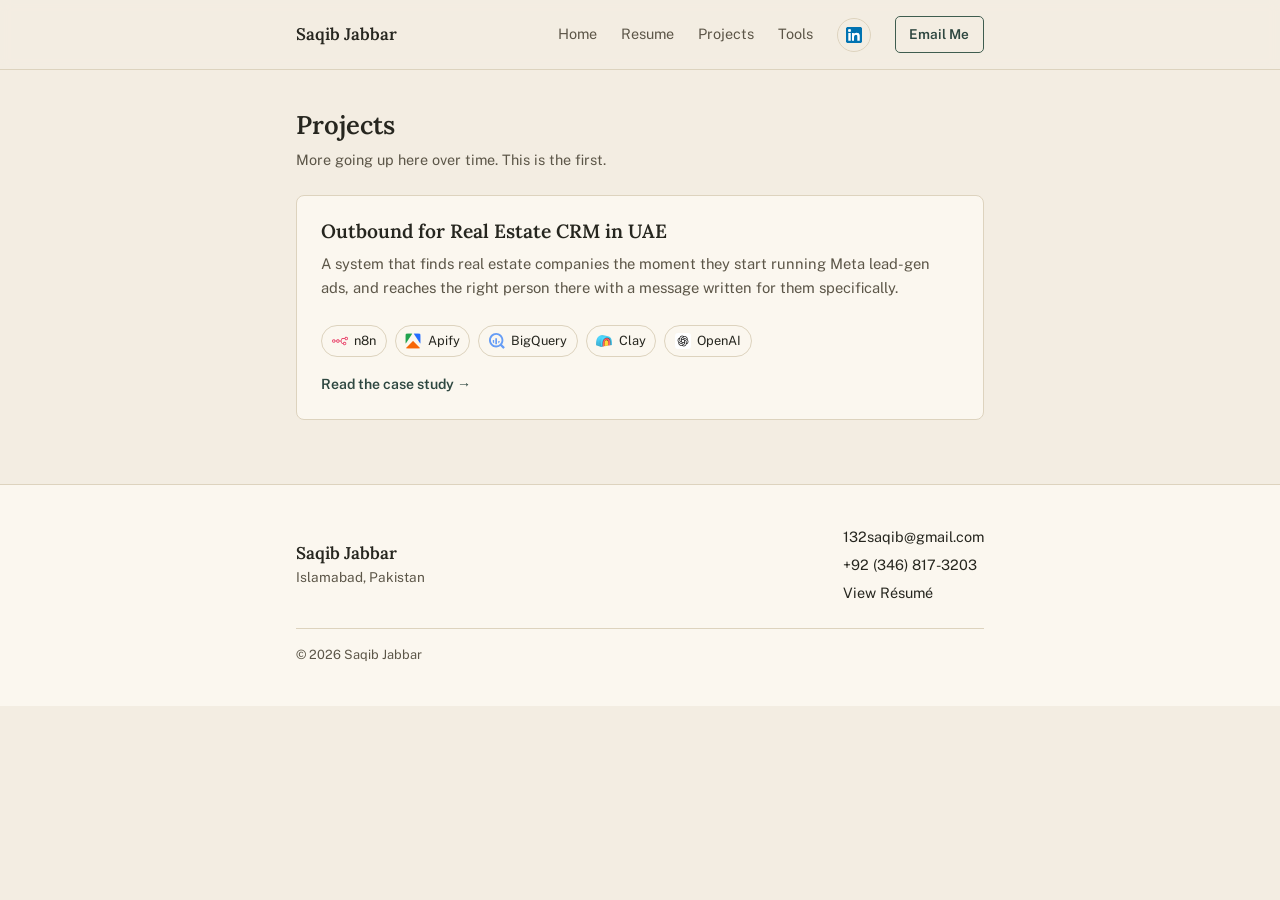
<file: projects/index.html>
<!doctype html>
<html lang="en">
<head>
<meta charset="UTF-8" />
<meta name="viewport" content="width=device-width, initial-scale=1.0" />
<title>Projects | Saqib Jabbar</title>
<meta name="description" content="Projects by Saqib Jabbar, coming soon." />
<link rel="icon" href="/assets/favicon.svg" type="image/svg+xml" />
<link rel="preconnect" href="https://fonts.googleapis.com" />
<link rel="preconnect" href="https://fonts.gstatic.com" crossorigin />
<link href="https://fonts.googleapis.com/css2?family=Lora:ital,wght@0,500;0,600;0,700;1,500&family=Public+Sans:wght@400;500;600;700&display=swap" rel="stylesheet" />
<link rel="stylesheet" href="/css/styles.css" />
</head>
<body>

<header class="site-header">
  <div class="wrap site-header__inner">
    <a href="/" class="wordmark">Saqib Jabbar</a>
    <nav class="nav" aria-label="Primary">
      <a href="/">Home</a>
      <a href="/resume/">Resume</a>
      <a href="/projects/" aria-current="page">Projects</a>
      <a href="/tools/">Tools</a>
    </nav>
    <a class="icon-btn" href="https://www.linkedin.com/in/saqib-jabbar-b4a64921/" target="_blank" rel="noopener" aria-label="LinkedIn profile">
      <img src="/assets/linkedin.png" alt="" />
    </a>
    <a class="btn btn--ghost btn--small" href="mailto:132saqib@gmail.com">Email Me</a>
  </div>
</header>

<main>
  <section class="section wrap">
    <h2 class="section__heading">Projects</h2>
    <p class="section__hint">More going up here over time. This is the first.</p>

    <div class="project-card">
      <h3>Outbound for Real Estate CRM in UAE</h3>
      <p>A system that finds real estate companies the moment they start running Meta lead-gen ads,
      and reaches the right person there with a message written for them specifically.</p>
      <div class="tool-icons">
        <span class="tool-icon"><img src="/assets/tools/n8n.svg" alt="" /> n8n</span>
        <span class="tool-icon"><img src="/assets/tools/apify.png" alt="" /> Apify</span>
        <span class="tool-icon"><img src="/assets/tools/bigquery.svg" alt="" /> BigQuery</span>
        <span class="tool-icon"><img src="/assets/tools/clay.png" alt="" /> Clay</span>
        <span class="tool-icon"><img src="/assets/tools/openai.png" alt="" /> OpenAI</span>
      </div>
      <a class="project-link" href="/projects/ai-outbound-pipeline/">Read the case study &rarr;</a>
    </div>
  </section>
</main>

<footer id="contact" class="site-footer">
  <div class="wrap site-footer__inner">
    <div>
      <p class="site-footer__name">Saqib Jabbar</p>
      <p class="site-footer__location">Islamabad, Pakistan</p>
    </div>
    <div class="site-footer__contact">
      <a href="mailto:132saqib@gmail.com">132saqib@gmail.com</a>
      <a href="tel:+923468173203">+92 (346) 817-3203</a>
      <a href="/resume/">View Résumé</a>
    </div>
    <p class="site-footer__copy">&copy; <span id="year"></span> Saqib Jabbar</p>
  </div>
</footer>

<script src="/js/main.js"></script>
</body>
</html>
</file>
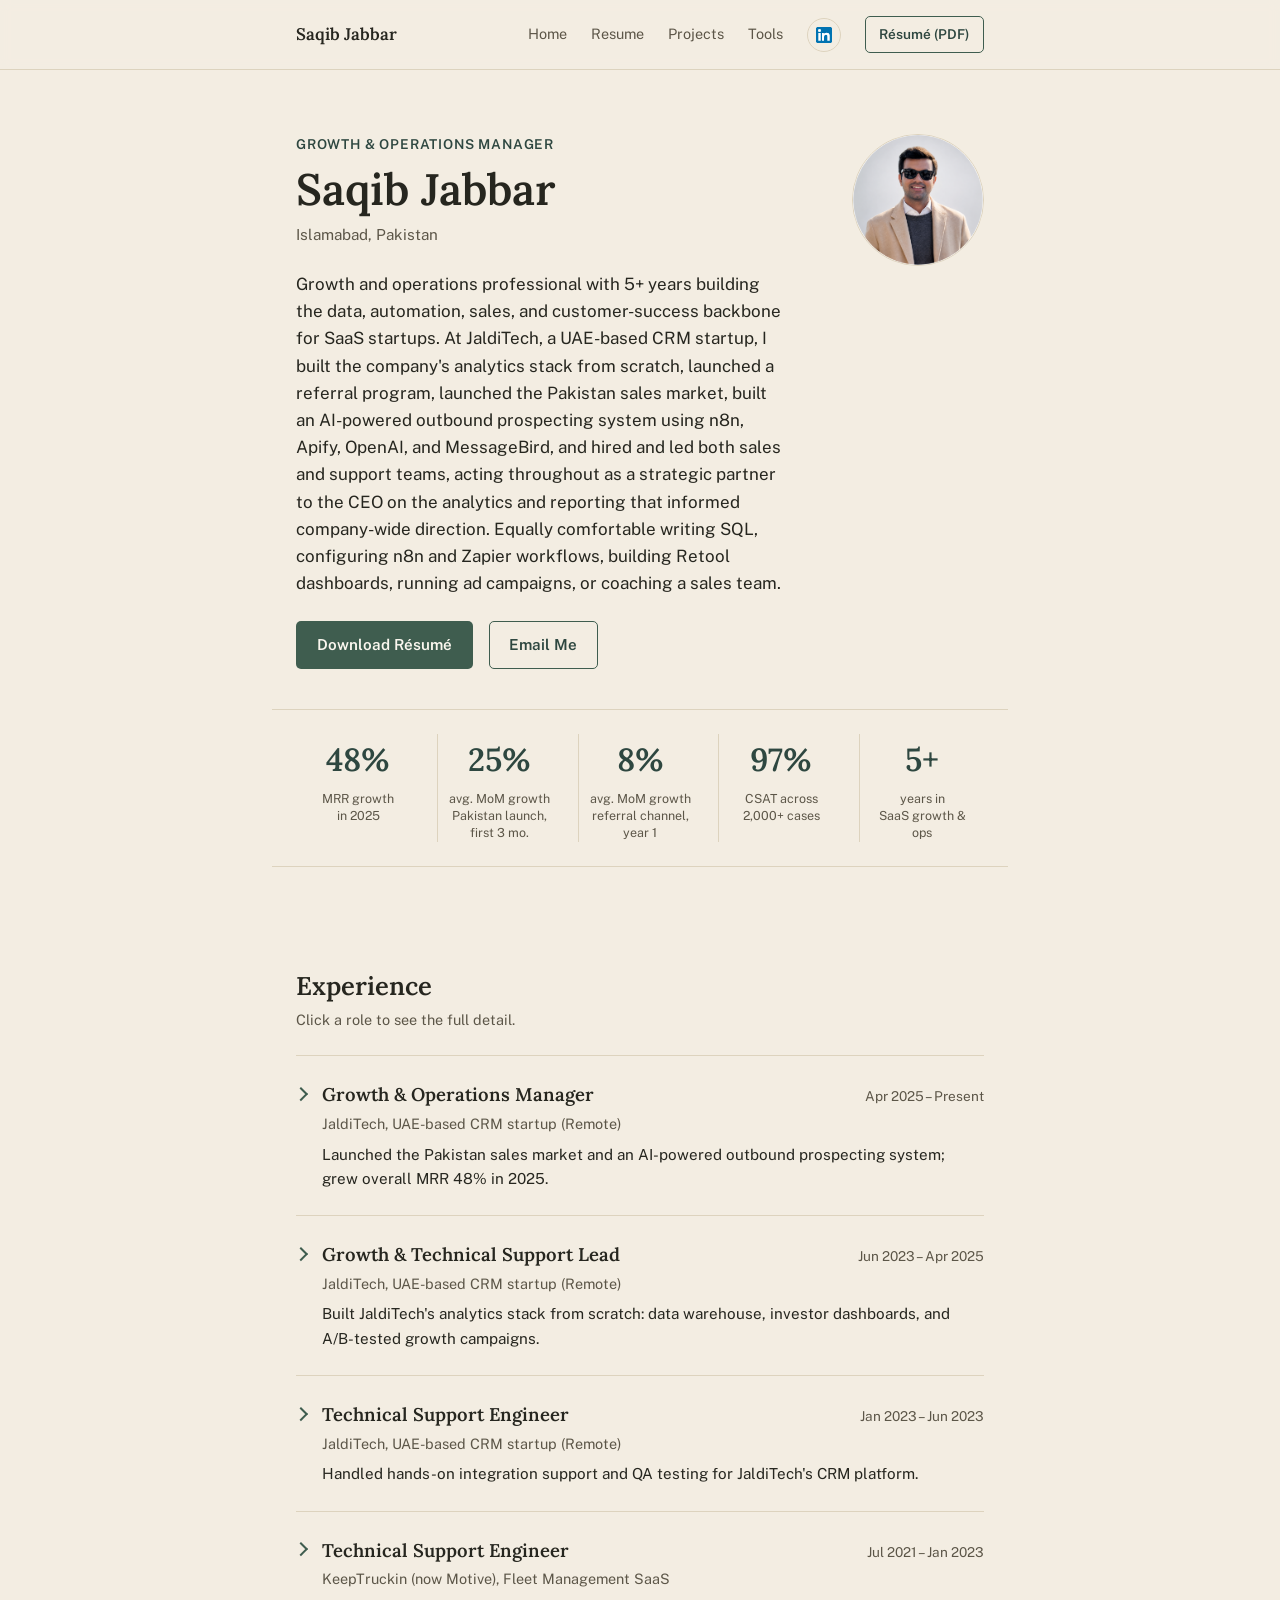
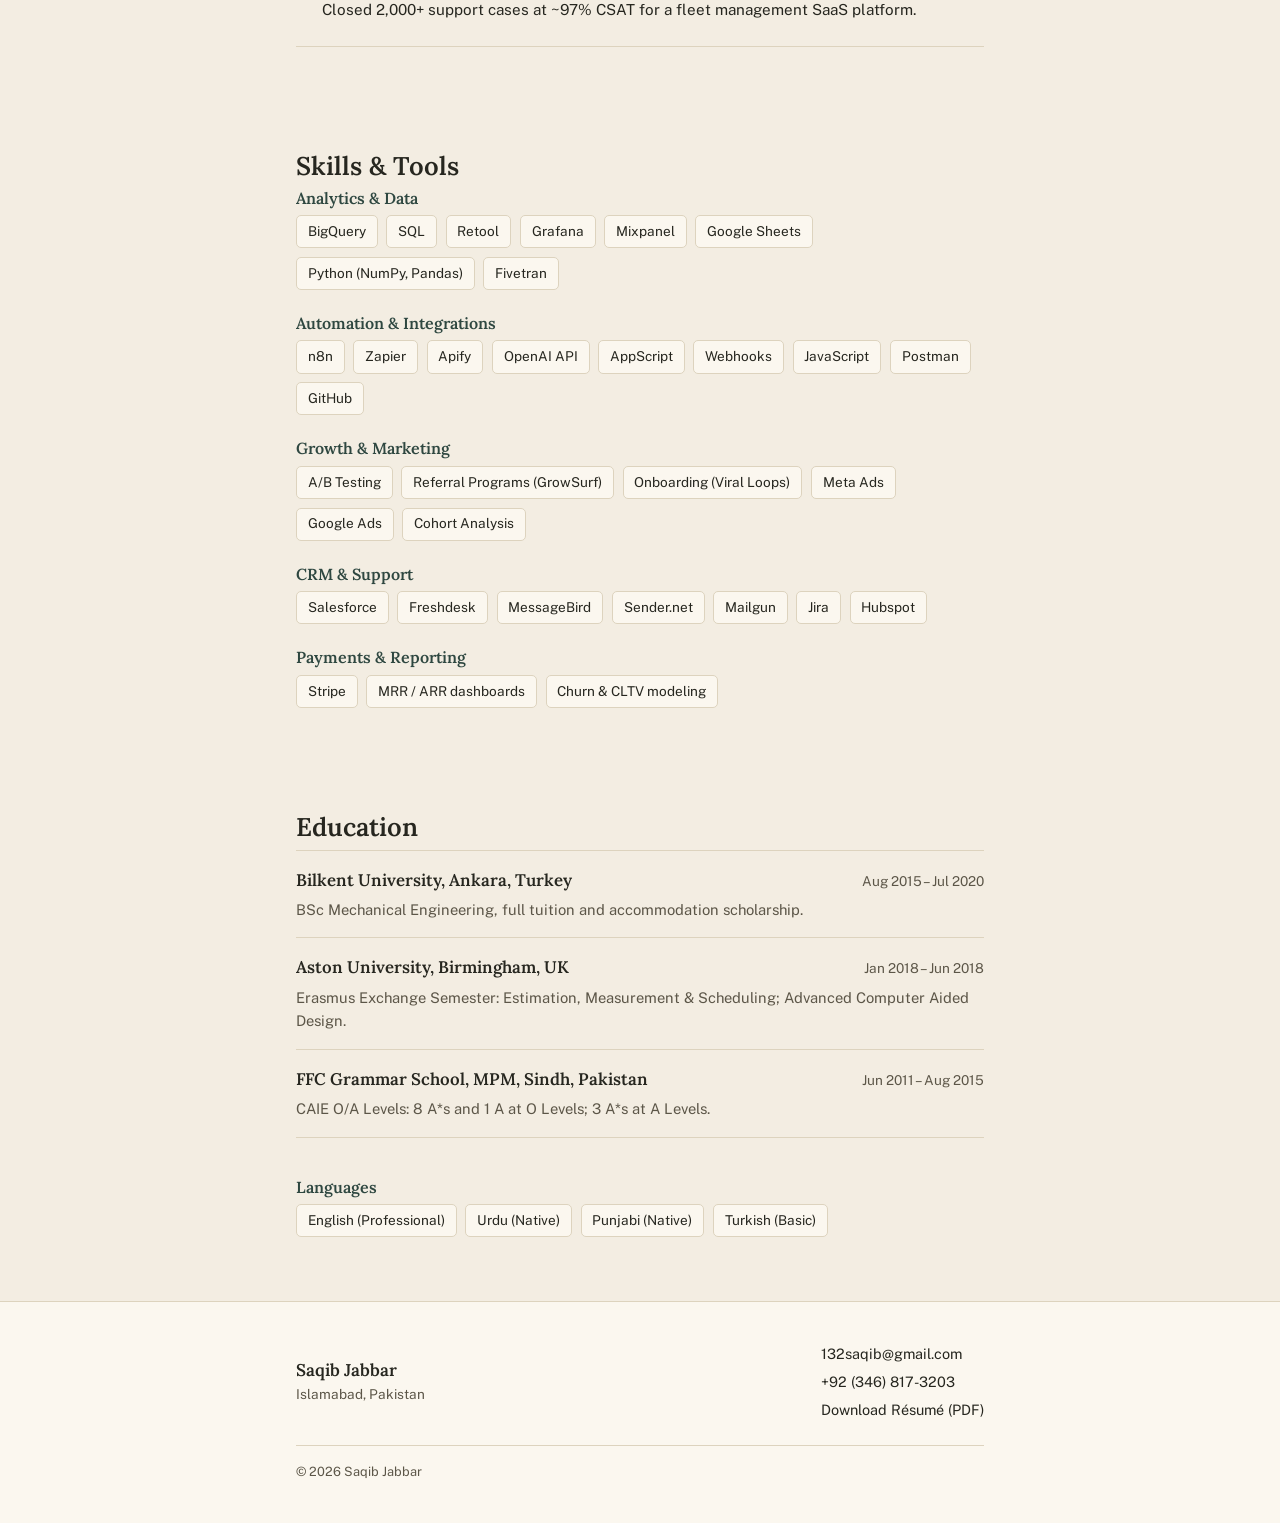
<file: resume/index.html>
<!doctype html>
<html lang="en">
<head>
<meta charset="UTF-8" />
<meta name="viewport" content="width=device-width, initial-scale=1.0" />
<title>Saqib Jabbar | Growth &amp; Operations Manager</title>
<meta name="description" content="Saqib Jabbar, Growth &amp; Operations professional building data, automation, sales, and customer-success systems for SaaS startups." />
<link rel="icon" href="/assets/favicon.svg" type="image/svg+xml" />
<link rel="preconnect" href="https://fonts.googleapis.com" />
<link rel="preconnect" href="https://fonts.gstatic.com" crossorigin />
<link href="https://fonts.googleapis.com/css2?family=Lora:ital,wght@0,500;0,600;0,700;1,500&family=Public+Sans:wght@400;500;600;700&display=swap" rel="stylesheet" />
<link rel="stylesheet" href="/css/styles.css" />
</head>
<body>

<header class="site-header">
  <div class="wrap site-header__inner">
    <a href="/" class="wordmark">Saqib Jabbar</a>
    <nav class="nav" aria-label="Primary">
      <a href="/">Home</a>
      <a href="/resume/" aria-current="page">Resume</a>
      <a href="/projects/">Projects</a>
      <a href="/tools/">Tools</a>
    </nav>
    <a class="icon-btn" href="https://www.linkedin.com/in/saqib-jabbar-b4a64921/" target="_blank" rel="noopener" aria-label="LinkedIn profile">
      <img src="/assets/linkedin.png" alt="" />
    </a>
    <a class="btn btn--ghost btn--small" href="/assets/Saqib-Jabbar-Resume.pdf" download>Résumé (PDF)</a>
  </div>
</header>

<main id="top">

  <section class="hero wrap">
    <div class="hero__intro">
      <p class="eyebrow">Growth &amp; Operations Manager</p>
      <h1>Saqib Jabbar</h1>
      <p class="hero__location">Islamabad, Pakistan</p>
      <p class="hero__summary">
        Growth and operations professional with 5+ years building the data, automation, sales, and
        customer-success backbone for SaaS startups. At JaldiTech, a UAE-based CRM startup, I built the
        company's analytics stack from scratch, launched a referral program, launched the Pakistan sales
        market, built an AI-powered outbound prospecting system using n8n, Apify, OpenAI, and MessageBird,
        and hired and led both sales and support teams, acting throughout as a strategic partner to
        the CEO on the analytics and reporting that informed company-wide direction. Equally comfortable
        writing SQL, configuring n8n and Zapier workflows, building Retool dashboards, running ad
        campaigns, or coaching a sales team.
      </p>
      <div class="hero__cta">
        <a class="btn btn--primary" href="/assets/Saqib-Jabbar-Resume.pdf" download>Download Résumé</a>
        <a class="btn btn--ghost" href="mailto:132saqib@gmail.com">Email Me</a>
      </div>
    </div>
    <div class="hero__portrait">
      <img src="/assets/saqib-portrait.png" alt="Saqib Jabbar" width="132" height="132" />
    </div>
  </section>

  <section class="stats wrap" aria-label="Key results">
    <div class="stat">
      <p class="stat__figure">48%</p>
      <p class="stat__label">MRR growth<br>in 2025</p>
    </div>
    <div class="stat">
      <p class="stat__figure">25%</p>
      <p class="stat__label">avg. MoM growth<br>Pakistan launch, first 3 mo.</p>
    </div>
    <div class="stat">
      <p class="stat__figure">8%</p>
      <p class="stat__label">avg. MoM growth<br>referral channel, year 1</p>
    </div>
    <div class="stat">
      <p class="stat__figure">97%</p>
      <p class="stat__label">CSAT across<br>2,000+ cases</p>
    </div>
    <div class="stat">
      <p class="stat__figure">5+</p>
      <p class="stat__label">years in<br>SaaS growth &amp; ops</p>
    </div>
  </section>

  <section id="experience" class="section wrap">
    <h2 class="section__heading">Experience</h2>
    <p class="section__hint">Click a role to see the full detail.</p>

    <div class="role-list">

      <details class="role" id="role-groman">
        <summary class="role__summary">
          <span class="role__chevron" aria-hidden="true"></span>
          <span class="role__head">
            <span class="role__title-line">
              <span class="role__title">Growth &amp; Operations Manager</span>
              <span class="role__dates">Apr 2025 &ndash; Present</span>
            </span>
            <span class="role__company">JaldiTech, UAE-based CRM startup (Remote)</span>
            <span class="role__oneliner">Launched the Pakistan sales market and an AI-powered outbound prospecting system; grew overall MRR 48% in 2025.</span>
          </span>
        </summary>
        <ul class="role__bullets">
          <li>Launched the Pakistan sales market end-to-end: hired and managed a 3+ person sales team, documented the full sales process, and drove 25% average MoM growth in Pakistan over the first 3 months.</li>
          <li>Built an automated outbound prospecting system with n8n, Apify, and BigQuery that scraped organizations actively running Meta ads and enriched them into a sales-ready lead pipeline.</li>
          <li>Generated personalized outreach with the OpenAI API and dispatched automated WhatsApp campaigns through MessageBird, plus ran an outbound email campaign that closed at 0.78%.</li>
          <li>Launched a referral program using GrowSurf, MessageBird, and Sender.net that delivered 8% average MoM growth across its first year through the referral channel.</li>
          <li>Created monthly sales performance reports for the CEO, tracking agent-level KPIs, conversion rates, and pipeline health that informed company-wide direction and decisions.</li>
          <li>Integrated Freshdesk (WhatsApp, Chat, Email) into a single omnichannel view, saving the customer success and support team 10+ hours per week previously lost to channel switching.</li>
          <li>Hired and managed a team of support engineers and rolled out KPIs and QA processes for support quality.</li>
          <li>Built and managed onboarding tours with Viral Loops, removing repetitive onboarding work from the support team.</li>
        </ul>
      </details>

      <details class="role" id="role-gtsl">
        <summary class="role__summary">
          <span class="role__chevron" aria-hidden="true"></span>
          <span class="role__head">
            <span class="role__title-line">
              <span class="role__title">Growth &amp; Technical Support Lead</span>
              <span class="role__dates">Jun 2023 &ndash; Apr 2025</span>
            </span>
            <span class="role__company">JaldiTech, UAE-based CRM startup (Remote)</span>
            <span class="role__oneliner">Built JaldiTech's analytics stack from scratch: data warehouse, investor dashboards, and A/B-tested growth campaigns.</span>
          </span>
        </summary>
        <ul class="role__bullets">
          <li>Built a data warehouse in BigQuery, transforming historical data with Python and syncing Stripe, CRM, Facebook, and Google data via Fivetran into a single source of truth.</li>
          <li>Developed interactive dashboards in Retool, Google Sheets, and Grafana (SQL) tracking MRR, ARR, churn, CLTV, and cohort performance for stakeholders and investors.</li>
          <li>Led A/B testing for marketing campaigns, optimizing creative and messaging changes that tripled the MQL conversion rate.</li>
          <li>Analyzed Mixpanel product-usage data to identify friction points, partnering with engineering to improve user experience and engagement.</li>
          <li>Automated data pipelines from Stripe and Mixpanel into Google Sheets using AppScript (JavaScript and Python), eliminating hours of manual investor and ops reporting each week.</li>
          <li>Built client integrations with webhooks, Zapier, and JavaScript, simplifying lead transfers from Facebook, webforms, and other sources into Jaldi's CRM.</li>
          <li>Designed and managed Meta and Google Ads campaigns, driving a 10x increase in social followers through combined organic and paid strategies.</li>
        </ul>
      </details>

      <details class="role">
        <summary class="role__summary">
          <span class="role__chevron" aria-hidden="true"></span>
          <span class="role__head">
            <span class="role__title-line">
              <span class="role__title">Technical Support Engineer</span>
              <span class="role__dates">Jan 2023 &ndash; Jun 2023</span>
            </span>
            <span class="role__company">JaldiTech, UAE-based CRM startup (Remote)</span>
            <span class="role__oneliner">Handled hands-on integration support and QA testing for JaldiTech's CRM platform.</span>
          </span>
        </summary>
        <ul class="role__bullets">
          <li>Helped customers integrate Facebook, webforms, and other lead sources into Jaldi using webhooks (JavaScript) and Zapier, designing complex multi-step automations and using AnyDesk for hands-on support.</li>
          <li>Designed and tested Mailgun email templates, validating deliverability and rendering via Postman.</li>
          <li>Ran product testing, logged results on GitHub, and used Postman to push test data into Jaldi's CRM.</li>
          <li>Supported the sales team on calls and product demos when needed.</li>
        </ul>
      </details>

      <details class="role">
        <summary class="role__summary">
          <span class="role__chevron" aria-hidden="true"></span>
          <span class="role__head">
            <span class="role__title-line">
              <span class="role__title">Technical Support Engineer</span>
              <span class="role__dates">Jul 2021 &ndash; Jan 2023</span>
            </span>
            <span class="role__company">KeepTruckin (now Motive), Fleet Management SaaS</span>
            <span class="role__oneliner">Closed 2,000+ support cases at ~97% CSAT for a fleet management SaaS platform.</span>
          </span>
        </summary>
        <ul class="role__bullets">
          <li>Handled inbound customer support for software and hardware issues, recording cases in Salesforce and conducting follow-ups by call and email.</li>
          <li>Analyzed customer usage data from internal databases and Grafana, raising Jira tickets and partnering with engineering to resolve issues.</li>
          <li>Supported larger enterprise customer cases and helped produce client-facing reports.</li>
          <li>Closed 2,000+ cases with approximately 97% CSAT.</li>
        </ul>
      </details>

    </div>
  </section>

  <section id="skills" class="section wrap">
    <h2 class="section__heading">Skills &amp; Tools</h2>

    <div class="skill-groups">
      <div class="skill-group">
        <h3>Analytics &amp; Data</h3>
        <ul class="tag-list">
          <li>BigQuery</li><li>SQL</li><li>Retool</li><li>Grafana</li><li>Mixpanel</li>
          <li>Google Sheets</li><li>Python (NumPy, Pandas)</li><li>Fivetran</li>
        </ul>
      </div>
      <div class="skill-group">
        <h3>Automation &amp; Integrations</h3>
        <ul class="tag-list">
          <li>n8n</li><li>Zapier</li><li>Apify</li><li>OpenAI API</li><li>AppScript</li>
          <li>Webhooks</li><li>JavaScript</li><li>Postman</li><li>GitHub</li>
        </ul>
      </div>
      <div class="skill-group">
        <h3>Growth &amp; Marketing</h3>
        <ul class="tag-list">
          <li>A/B Testing</li><li>Referral Programs (GrowSurf)</li><li>Onboarding (Viral Loops)</li>
          <li>Meta Ads</li><li>Google Ads</li><li>Cohort Analysis</li>
        </ul>
      </div>
      <div class="skill-group">
        <h3>CRM &amp; Support</h3>
        <ul class="tag-list">
          <li>Salesforce</li><li>Freshdesk</li><li>MessageBird</li><li>Sender.net</li>
          <li>Mailgun</li><li>Jira</li><li>Hubspot</li>
        </ul>
      </div>
      <div class="skill-group">
        <h3>Payments &amp; Reporting</h3>
        <ul class="tag-list">
          <li>Stripe</li><li>MRR / ARR dashboards</li><li>Churn &amp; CLTV modeling</li>
        </ul>
      </div>
    </div>
  </section>

  <section id="education" class="section wrap">
    <h2 class="section__heading">Education</h2>

    <div class="edu-list">
      <div class="edu">
        <div class="edu__title-line">
          <span class="edu__school">Bilkent University, Ankara, Turkey</span>
          <span class="edu__dates">Aug 2015 &ndash; Jul 2020</span>
        </div>
        <p class="edu__detail">BSc Mechanical Engineering, full tuition and accommodation scholarship.</p>
      </div>
      <div class="edu">
        <div class="edu__title-line">
          <span class="edu__school">Aston University, Birmingham, UK</span>
          <span class="edu__dates">Jan 2018 &ndash; Jun 2018</span>
        </div>
        <p class="edu__detail">Erasmus Exchange Semester: Estimation, Measurement &amp; Scheduling; Advanced Computer Aided Design.</p>
      </div>
      <div class="edu">
        <div class="edu__title-line">
          <span class="edu__school">FFC Grammar School, MPM, Sindh, Pakistan</span>
          <span class="edu__dates">Jun 2011 &ndash; Aug 2015</span>
        </div>
        <p class="edu__detail">CAIE O/A Levels: 8 A*s and 1 A at O Levels; 3 A*s at A Levels.</p>
      </div>
    </div>

    <div class="languages">
      <h3>Languages</h3>
      <ul class="tag-list">
        <li>English (Professional)</li><li>Urdu (Native)</li><li>Punjabi (Native)</li><li>Turkish (Basic)</li>
      </ul>
    </div>
  </section>

</main>

<footer id="contact" class="site-footer">
  <div class="wrap site-footer__inner">
    <div>
      <p class="site-footer__name">Saqib Jabbar</p>
      <p class="site-footer__location">Islamabad, Pakistan</p>
    </div>
    <div class="site-footer__contact">
      <a href="mailto:132saqib@gmail.com">132saqib@gmail.com</a>
      <a href="tel:+923468173203">+92 (346) 817-3203</a>
      <a href="/assets/Saqib-Jabbar-Resume.pdf" download>Download Résumé (PDF)</a>
    </div>
    <p class="site-footer__copy">&copy; <span id="year"></span> Saqib Jabbar</p>
  </div>
</footer>

<script src="/js/main.js"></script>
</body>
</html>
</file>
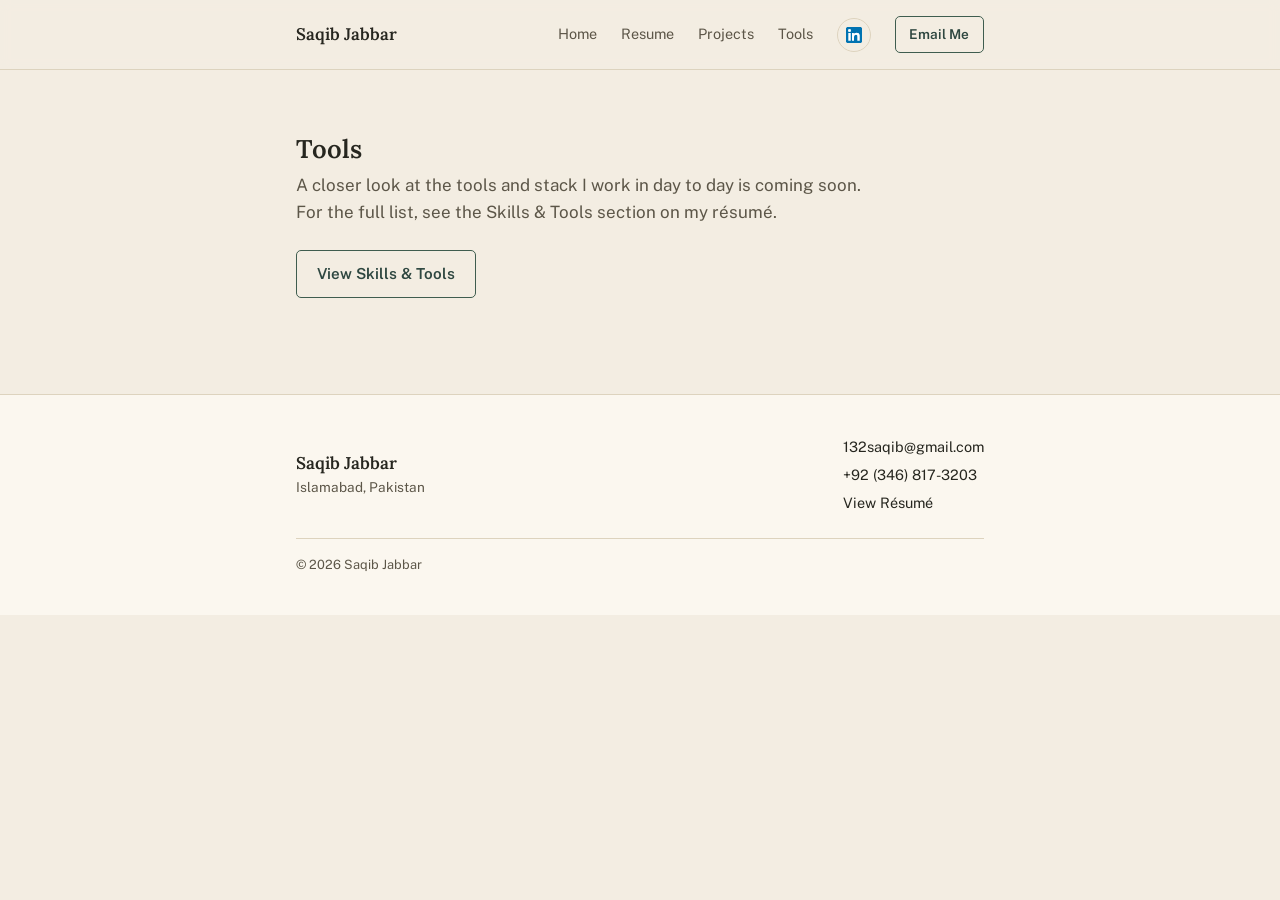
<file: tools/index.html>
<!doctype html>
<html lang="en">
<head>
<meta charset="UTF-8" />
<meta name="viewport" content="width=device-width, initial-scale=1.0" />
<title>Tools | Saqib Jabbar</title>
<meta name="description" content="The tools Saqib Jabbar works with, coming soon." />
<link rel="icon" href="/assets/favicon.svg" type="image/svg+xml" />
<link rel="preconnect" href="https://fonts.googleapis.com" />
<link rel="preconnect" href="https://fonts.gstatic.com" crossorigin />
<link href="https://fonts.googleapis.com/css2?family=Lora:ital,wght@0,500;0,600;0,700;1,500&family=Public+Sans:wght@400;500;600;700&display=swap" rel="stylesheet" />
<link rel="stylesheet" href="/css/styles.css" />
</head>
<body>

<header class="site-header">
  <div class="wrap site-header__inner">
    <a href="/" class="wordmark">Saqib Jabbar</a>
    <nav class="nav" aria-label="Primary">
      <a href="/">Home</a>
      <a href="/resume/">Resume</a>
      <a href="/projects/">Projects</a>
      <a href="/tools/" aria-current="page">Tools</a>
    </nav>
    <a class="icon-btn" href="https://www.linkedin.com/in/saqib-jabbar-b4a64921/" target="_blank" rel="noopener" aria-label="LinkedIn profile">
      <img src="/assets/linkedin.png" alt="" />
    </a>
    <a class="btn btn--ghost btn--small" href="mailto:132saqib@gmail.com">Email Me</a>
  </div>
</header>

<main>
  <section class="section wrap stub">
    <h2 class="section__heading">Tools</h2>
    <p>A closer look at the tools and stack I work in day to day is coming soon. For the full list,
    see the Skills &amp; Tools section on my <a href="/resume/#skills">résumé</a>.</p>
    <a class="btn btn--ghost" href="/resume/#skills">View Skills &amp; Tools</a>
  </section>
</main>

<footer id="contact" class="site-footer">
  <div class="wrap site-footer__inner">
    <div>
      <p class="site-footer__name">Saqib Jabbar</p>
      <p class="site-footer__location">Islamabad, Pakistan</p>
    </div>
    <div class="site-footer__contact">
      <a href="mailto:132saqib@gmail.com">132saqib@gmail.com</a>
      <a href="tel:+923468173203">+92 (346) 817-3203</a>
      <a href="/resume/">View Résumé</a>
    </div>
    <p class="site-footer__copy">&copy; <span id="year"></span> Saqib Jabbar</p>
  </div>
</footer>

<script src="/js/main.js"></script>
</body>
</html>
</file>
<file: css/styles.css>
/* ---------------------------------------------------------
   Design tokens
--------------------------------------------------------- */
:root {
  --color-bg: #F3EDE2;
  --color-bg-raised: #FBF7EF;
  --color-text: #26261F;
  --color-text-muted: #5C5648;
  --color-border: #DDD3BE;
  --color-accent: #3F5D4F;
  --color-accent-strong: #2E4740;
  --color-accent-tint: #E4E9E1;

  --color-dark-bg: #1E2B22;
  --color-dark-bg-raised: #26362B;
  --color-dark-text: #F3EDE2;
  --color-dark-text-muted: #A9B7A9;
  --color-dark-border: #3C4F41;
  --color-dark-accent: #8FBF9F;

  --font-serif: "Lora", Georgia, "Times New Roman", serif;
  --font-sans: "Public Sans", -apple-system, BlinkMacSystemFont, "Segoe UI", sans-serif;

  --max-width: 46rem;
  --space-1: 0.5rem;
  --space-2: 1rem;
  --space-3: 1.5rem;
  --space-4: 2.5rem;
  --space-5: 4rem;
  --space-6: 6rem;
}

/* ---------------------------------------------------------
   Reset & base
--------------------------------------------------------- */
* { box-sizing: border-box; }
html { scroll-behavior: smooth; }

body {
  margin: 0;
  background: var(--color-bg);
  color: var(--color-text);
  font-family: var(--font-sans);
  font-size: 17px;
  line-height: 1.6;
  -webkit-font-smoothing: antialiased;
}

h1, h2, h3 {
  font-family: var(--font-serif);
  font-weight: 600;
  line-height: 1.15;
  margin: 0;
  color: var(--color-text);
}

p { margin: 0; }

ul { margin: 0; padding: 0; list-style: none; }

a {
  color: inherit;
  text-decoration: none;
}

.wrap {
  max-width: var(--max-width);
  margin: 0 auto;
  padding: 0 var(--space-3);
}

/* ---------------------------------------------------------
   Header
--------------------------------------------------------- */
.site-header {
  position: sticky;
  top: 0;
  z-index: 10;
  background: rgba(243, 237, 226, 0.92);
  backdrop-filter: blur(6px);
  border-bottom: 1px solid var(--color-border);
}

.site-header__inner {
  display: flex;
  align-items: center;
  gap: var(--space-3);
  padding-top: var(--space-2);
  padding-bottom: var(--space-2);
}

.wordmark {
  font-family: var(--font-serif);
  font-weight: 600;
  font-size: 1.05rem;
  margin-right: auto;
}

.nav {
  display: flex;
  gap: var(--space-3);
  flex-wrap: wrap;
}

.nav a {
  font-size: 0.9rem;
  color: var(--color-text-muted);
  border-bottom: 1px solid transparent;
  padding-bottom: 2px;
  transition: color 0.15s ease, border-color 0.15s ease;
}

.nav a:hover {
  color: var(--color-accent-strong);
  border-color: var(--color-accent-strong);
}

/* ---------------------------------------------------------
   Buttons
--------------------------------------------------------- */
.btn {
  display: inline-block;
  font-family: var(--font-sans);
  font-weight: 600;
  font-size: 0.95rem;
  padding: 0.7em 1.3em;
  border-radius: 5px;
  border: 1px solid transparent;
  transition: background 0.15s ease, color 0.15s ease, border-color 0.15s ease;
  white-space: nowrap;
}

.btn--primary {
  background: var(--color-accent);
  color: var(--color-bg-raised);
}
.btn--primary:hover { background: var(--color-accent-strong); }

.btn--ghost {
  background: transparent;
  color: var(--color-accent-strong);
  border-color: var(--color-accent);
}
.btn--ghost:hover {
  background: var(--color-accent-tint);
}

.btn--small {
  font-size: 0.85rem;
  padding: 0.5em 1em;
  flex-shrink: 0;
}

.icon-btn {
  display: flex;
  align-items: center;
  justify-content: center;
  width: 34px;
  height: 34px;
  flex-shrink: 0;
  border-radius: 50%;
  border: 1px solid var(--color-border);
  transition: border-color 0.15s ease;
}

.icon-btn:hover {
  border-color: var(--color-accent);
}

.icon-btn img {
  width: 18px;
  height: 18px;
  border-radius: 3px;
  object-fit: contain;
}

/* ---------------------------------------------------------
   Hero
--------------------------------------------------------- */
.hero {
  display: flex;
  align-items: flex-start;
  gap: var(--space-5);
  padding-top: var(--space-5);
  padding-bottom: var(--space-4);
}

.hero__intro { flex: 1; min-width: 0; }

.eyebrow {
  font-size: 0.85rem;
  font-weight: 600;
  letter-spacing: 0.06em;
  text-transform: uppercase;
  color: var(--color-accent-strong);
  margin-bottom: var(--space-1);
}

.hero h1 {
  font-size: clamp(2.1rem, 5vw, 2.75rem);
  margin-bottom: var(--space-1);
}

/* Bigger, bolder two-tone treatment for the landing page hero name */
h1.hero__name {
  font-size: clamp(3rem, 9vw, 5.25rem);
  line-height: 0.95;
  letter-spacing: -0.01em;
}

.hero__name .name-accent { color: var(--color-accent); }
.hero__name .name-main { color: var(--color-text); }

.hero__location {
  color: var(--color-text-muted);
  font-size: 0.95rem;
  margin-bottom: var(--space-3);
}

.hero__summary {
  max-width: 40em;
  margin-bottom: var(--space-3);
  color: var(--color-text);
}

.hero__cta {
  display: flex;
  gap: var(--space-2);
  flex-wrap: wrap;
}

.hero__portrait {
  flex-shrink: 0;
  width: 132px;
  height: 132px;
  border-radius: 50%;
  background: var(--color-accent-tint);
  border: 1px solid var(--color-border);
  display: flex;
  align-items: center;
  justify-content: center;
  overflow: hidden;
}

.hero__portrait span {
  font-family: var(--font-serif);
  font-size: 2.4rem;
  font-weight: 600;
  color: var(--color-accent-strong);
}

.hero__portrait img {
  width: 100%;
  height: 100%;
  object-fit: cover;
}

.hero__portrait--lg {
  width: 180px;
  height: 180px;
}

/* ---------------------------------------------------------
   Stats
--------------------------------------------------------- */
.stats {
  display: grid;
  grid-template-columns: repeat(5, 1fr);
  border-top: 1px solid var(--color-border);
  border-bottom: 1px solid var(--color-border);
  padding-top: var(--space-3);
  padding-bottom: var(--space-3);
  margin-bottom: var(--space-5);
  gap: var(--space-2);
}

.stat {
  text-align: center;
  padding: 0 var(--space-1);
  border-left: 1px solid var(--color-border);
}
.stat:first-child { border-left: none; }

.stat__figure {
  font-family: var(--font-serif);
  font-size: clamp(1.6rem, 4vw, 2rem);
  font-weight: 600;
  color: var(--color-accent-strong);
  margin-bottom: 0.2em;
}

.stat__label {
  font-size: 0.78rem;
  color: var(--color-text-muted);
  line-height: 1.35;
}

/* ---------------------------------------------------------
   Sections
--------------------------------------------------------- */
.section {
  padding-top: var(--space-4);
  padding-bottom: var(--space-5);
}

/* Tighter section rhythm on the homepage specifically */
.home .section {
  padding-top: var(--space-3);
  padding-bottom: var(--space-4);
}

.home .hero {
  padding-bottom: var(--space-3);
}

.video-intro .case-video-thumb {
  margin-top: var(--space-3);
}

.section__heading {
  font-size: 1.6rem;
  margin-bottom: var(--space-1);
}

.section__hint {
  color: var(--color-text-muted);
  font-size: 0.9rem;
  margin-bottom: var(--space-3);
}

/* Full-bleed dark section variant — background spans edge to edge,
   the nested .wrap inside still constrains content width. */
.section--dark {
  background: var(--color-dark-bg);
  color: var(--color-dark-text);
}

.section--dark .section__heading { color: var(--color-dark-text); }
.section--dark .section__hint { color: var(--color-dark-text-muted); }

/* ---------------------------------------------------------
   Landing — About / values
--------------------------------------------------------- */
.about__block {
  max-width: 40em;
}

.about__block + .about__block {
  margin-top: var(--space-2);
}

/* ---------------------------------------------------------
   Landing — Journey timeline
--------------------------------------------------------- */
.timeline {
  position: relative;
}

.timeline__line {
  position: absolute;
  top: 0.4em;
  left: 6px;
  width: 2px;
  height: calc(100% - 0.8em);
  background: var(--color-border);
  transform: scaleY(0);
  transform-origin: top;
  transition: transform 1.1s cubic-bezier(0.4, 0, 0.2, 1);
}

.timeline.in-view .timeline__line {
  transform: scaleY(1);
}

.timeline__item {
  position: relative;
  display: flex;
  gap: var(--space-3);
  padding-bottom: var(--space-4);
  opacity: 0;
  transform: translateY(12px);
  transition: opacity 0.5s ease, transform 0.5s ease;
}

.timeline__item.in-view {
  opacity: 1;
  transform: translateY(0);
}

.timeline__item:last-child {
  padding-bottom: 0;
}

.timeline__dot {
  flex-shrink: 0;
  width: 14px;
  height: 14px;
  margin-top: 0.35em;
  border-radius: 50%;
  background: var(--color-bg);
  border: 2px solid var(--color-accent);
  position: relative;
  z-index: 1;
}

.timeline__item--current .timeline__dot {
  background: var(--color-accent);
}

.timeline__content { flex: 1; }

.timeline__dates {
  font-size: 0.78rem;
  font-weight: 600;
  letter-spacing: 0.04em;
  text-transform: uppercase;
  color: var(--color-text-muted);
  margin-bottom: 0.2em;
}

.timeline__title {
  font-size: 1.1rem;
}

.timeline__org {
  font-size: 0.85rem;
  color: var(--color-text-muted);
  margin-bottom: 0.4em;
}

.timeline__desc {
  font-size: 0.9rem;
  max-width: 34em;
}

/* ---------------------------------------------------------
   Landing — Journey map (Pakistan / Turkey / UK)
--------------------------------------------------------- */
.journey .eyebrow {
  margin-bottom: var(--space-2);
}

.journey-map {
  max-width: 600px;
  margin: 0 auto var(--space-4);
  background: var(--color-bg-raised);
  border: 1px solid var(--color-border);
  border-radius: 16px;
  padding: var(--space-4) var(--space-3) var(--space-3);
  box-sizing: border-box;
}

.journey-map__frame {
  position: relative;
  aspect-ratio: 686 / 364;
  overflow: hidden;
  border-radius: 8px;
}

.journey-map__land {
  position: absolute;
  inset: 0;
  width: 100%;
  height: 100%;
  object-fit: cover;
}

.journey-map__svg {
  position: absolute;
  inset: 0;
  width: 100%;
  height: 100%;
  overflow: visible;
}

.journey-map__route {
  fill: none;
  stroke-linecap: round;
  stroke-width: 2;
  stroke-dasharray: 5 6;
  opacity: 0;
  transition: opacity 0.7s ease;
}

.journey-map__route--out {
  stroke: var(--color-accent);
  transition-delay: 0.3s;
}

.journey-map__route--back {
  stroke: var(--color-text-muted);
  transition-delay: 1.6s;
}

.journey-map.in-view .journey-map__route {
  opacity: 1;
}

.journey-map__pin path {
  fill: var(--color-accent);
  opacity: 0;
  transition: opacity 0.4s ease;
}

.journey-map__pin--pk path { transition-delay: 0s; }
.journey-map__pin--tr path { transition-delay: 0.9s; }
.journey-map__pin--uk path { transition-delay: 1.3s; }

.journey-map.in-view .journey-map__pin path {
  opacity: 1;
}

.journey-map__ring {
  fill: none;
  stroke: var(--color-accent);
  stroke-width: 2;
  opacity: 0;
  transform-box: fill-box;
  transform-origin: center;
}

.journey-map.in-view .journey-map__ring {
  animation: journey-ring-pulse 1.2s ease-out 2.3s 1;
}

@keyframes journey-ring-pulse {
  0%   { opacity: 0.7; transform: scale(1); }
  100% { opacity: 0;   transform: scale(2.4); }
}

.journey-map__label {
  position: absolute;
  display: flex;
  flex-direction: column;
  gap: 0.15em;
  opacity: 0;
  transition: opacity 0.4s ease;
}

.journey-map__label--pk {
  left: 87.8%;
  top: 52.5%;
  transform: translate(-100%, 16px);
  align-items: flex-end;
  text-align: right;
  transition-delay: 0.1s;
}

.journey-map__label--tr {
  left: 46.8%;
  top: 40.5%;
  transform: translate(-50%, 16px);
  align-items: center;
  text-align: center;
  transition-delay: 1s;
}

.journey-map__label--uk {
  left: 11.3%;
  top: 16.4%;
  transform: translate(10px, -2px);
  align-items: flex-start;
  text-align: left;
  transition-delay: 1.4s;
}

.journey-map.in-view .journey-map__label {
  opacity: 1;
}

.journey-map__place {
  font-family: var(--font-serif);
  font-size: 0.85rem;
  font-weight: 600;
}

.journey-map__credential {
  font-size: 0.64rem;
  color: var(--color-text-muted);
  max-width: 9.5em;
  line-height: 1.25;
}

.journey-map__chip {
  font-size: 0.68rem;
  font-weight: 600;
  letter-spacing: 0.03em;
  text-transform: uppercase;
  color: var(--color-text-muted);
  background: var(--color-accent-tint);
  padding: 0.1em 0.5em;
  border-radius: 999px;
  white-space: nowrap;
}

.journey-map__caption {
  margin: var(--space-2) 0 0;
  text-align: center;
  font-size: 0.72rem;
  color: var(--color-text-muted);
}

/* ---------------------------------------------------------
   Landing — Highlights
--------------------------------------------------------- */
.highlights {
  display: grid;
  grid-template-columns: repeat(3, 1fr);
  gap: var(--space-3);
}

.highlight-card {
  display: flex;
  flex-direction: column;
  gap: 0.6em;
  padding: var(--space-3);
  background: var(--color-bg-raised);
  border: 1px solid var(--color-border);
  border-radius: 6px;
}

.highlight-card h3 {
  font-size: 1.05rem;
}

.highlight-card p {
  font-size: 0.9rem;
  color: var(--color-text-muted);
  flex: 1;
}

.highlight-link {
  font-size: 0.85rem;
  font-weight: 600;
  color: var(--color-accent-strong);
}
.highlight-link:hover { text-decoration: underline; }

/* Dark-section context: highlight cards sit on .section--dark */
.section--dark .highlight-card {
  background: var(--color-dark-bg-raised);
  border-color: var(--color-dark-border);
}
.section--dark .highlight-card h3 { color: var(--color-dark-text); }
.section--dark .highlight-card p { color: var(--color-dark-text-muted); }
.section--dark .highlight-link { color: var(--color-dark-accent); }

/* ---------------------------------------------------------
   Landing — Sub-page nav tiles
--------------------------------------------------------- */
.nav-tiles {
  display: flex;
  gap: var(--space-3);
  flex-wrap: wrap;
  justify-content: center;
  margin-top: var(--space-4);
}

.nav-tile {
  display: flex;
  flex-direction: column;
  align-items: center;
  gap: 0.6em;
  min-width: 120px;
  padding: var(--space-3) var(--space-4);
  background: var(--color-dark-bg-raised);
  border: 1px solid var(--color-dark-border);
  border-radius: 10px;
  color: var(--color-dark-text);
  transition: border-color 0.15s ease, transform 0.15s ease;
}

.nav-tile:hover {
  border-color: var(--color-dark-accent);
  transform: translateY(-2px);
}

.nav-tile__icon {
  width: 44px;
  height: 44px;
  border-radius: 50%;
  display: flex;
  align-items: center;
  justify-content: center;
  border: 1px solid var(--color-dark-border);
}

.nav-tile__icon svg {
  width: 20px;
  height: 20px;
  stroke: var(--color-dark-accent);
}

.nav-tile__label {
  font-size: 0.9rem;
  font-weight: 600;
}

/* ---------------------------------------------------------
   Landing — Recommendations
--------------------------------------------------------- */
.testimonials {
  display: grid;
  grid-template-columns: repeat(2, 1fr);
  gap: var(--space-3);
  margin-top: var(--space-3);
}

.testimonial-card {
  display: flex;
  flex-direction: column;
  gap: 0.8em;
  padding: var(--space-3);
  background: var(--color-bg-raised);
  border: 1px solid var(--color-border);
  border-radius: 8px;
}

.testimonial-card__person {
  display: flex;
  align-items: flex-start;
  gap: 0.7em;
}

.testimonial-card__avatar {
  width: 48px;
  height: 48px;
  border-radius: 50%;
  object-fit: cover;
  flex-shrink: 0;
  border: 1px solid var(--color-border);
}

.testimonial-card__who {
  display: flex;
  flex-direction: column;
}

.testimonial-card__name {
  font-weight: 600;
  font-size: 0.95rem;
  color: var(--color-text);
}

.testimonial-card__title {
  font-size: 0.78rem;
  color: var(--color-text-muted);
}

.testimonial-card__rel {
  font-size: 0.72rem;
  color: var(--color-text-muted);
  font-style: italic;
}

.testimonial-card__quote {
  font-size: 0.88rem;
  color: var(--color-text);
  white-space: pre-line;
}

/* ---------------------------------------------------------
   Stub pages (Projects, Tools — coming soon)
--------------------------------------------------------- */
.stub {
  padding-top: var(--space-5);
  padding-bottom: var(--space-6);
}

.stub p {
  max-width: 34em;
  color: var(--color-text-muted);
  margin-bottom: var(--space-3);
}

/* ---------------------------------------------------------
   Tool icon row (reused on project cards + case study pages)
--------------------------------------------------------- */
.tool-icons {
  display: flex;
  flex-wrap: wrap;
  gap: var(--space-1);
  margin-top: var(--space-2);
}

.tool-icon {
  display: flex;
  align-items: center;
  gap: 0.5em;
  padding: 0.35em 0.75em;
  background: var(--color-bg-raised);
  border: 1px solid var(--color-border);
  border-radius: 20px;
  font-size: 0.8rem;
  color: var(--color-text);
}

.tool-icon img {
  width: 16px;
  height: 16px;
  border-radius: 3px;
  object-fit: contain;
}

/* ---------------------------------------------------------
   Projects index — project card
--------------------------------------------------------- */
.project-card {
  display: flex;
  flex-direction: column;
  gap: 0.6em;
  padding: var(--space-3);
  background: var(--color-bg-raised);
  border: 1px solid var(--color-border);
  border-radius: 8px;
}

.project-card h3 {
  font-size: 1.2rem;
}

.project-card p {
  font-size: 0.92rem;
  color: var(--color-text-muted);
}

.project-link {
  margin-top: 0.4em;
  font-size: 0.88rem;
  font-weight: 600;
  color: var(--color-accent-strong);
}
.project-link:hover { text-decoration: underline; }

/* ---------------------------------------------------------
   Project case study page
--------------------------------------------------------- */
.case-meta {
  display: flex;
  flex-wrap: wrap;
  gap: var(--space-3);
  font-size: 0.85rem;
  color: var(--color-text-muted);
  margin-bottom: var(--space-2);
}

.case-dek {
  max-width: 40em;
  margin-bottom: var(--space-2);
}

/* ---------------------------------------------------------
   Case study — flow diagram
--------------------------------------------------------- */
.flow-diagram {
  display: flex;
  align-items: flex-start;
  justify-content: center;
  flex-wrap: wrap;
  gap: var(--space-1);
  margin-top: var(--space-3);
}

.flow-step {
  display: flex;
  flex-direction: column;
  align-items: center;
  gap: 0.5em;
  width: 82px;
  text-align: center;
}

.flow-step__icon {
  width: 40px;
  height: 40px;
  border-radius: 50%;
  background: var(--color-bg-raised);
  border: 1px solid var(--color-border);
  display: flex;
  align-items: center;
  justify-content: center;
  padding: 8px;
}

.flow-step__icon img {
  width: 100%;
  height: 100%;
  object-fit: contain;
}

.flow-step__icon--check {
  color: var(--color-accent);
}
.flow-step__icon--check svg {
  width: 22px;
  height: 22px;
}

.flow-step__icon-row {
  display: flex;
  gap: 0.25em;
}

.flow-step__icon--sm {
  width: 26px;
  height: 26px;
  padding: 5px;
}

.flow-step__label {
  font-size: 0.72rem;
  font-weight: 600;
  color: var(--color-text-muted);
  line-height: 1.3;
}

.flow-arrow {
  align-self: center;
  margin-top: 20px;
  color: var(--color-text-muted);
  font-size: 1.1rem;
  flex-shrink: 0;
}

.case-video-thumb {
  position: relative;
  display: flex;
  flex-direction: column;
  align-items: center;
  justify-content: center;
  gap: var(--space-2);
  aspect-ratio: 16 / 9;
  width: 100%;
  max-width: 36rem;
  margin: 0 auto var(--space-3);
  padding: 0;
  background: var(--color-bg-raised);
  border: 1px solid var(--color-border);
  border-radius: 8px;
  overflow: hidden;
  font: inherit;
  cursor: pointer;
  appearance: none;
}

.case-video-thumb__iframe {
  display: block;
  width: 100%;
  max-width: 36rem;
  aspect-ratio: 16 / 9;
  margin: 0 auto var(--space-3);
  border: 1px solid var(--color-border);
  border-radius: 8px;
}

.case-video-thumb img {
  position: absolute;
  inset: 0;
  width: 100%;
  height: 100%;
  object-fit: cover;
}

.case-video-thumb__play {
  position: relative;
  z-index: 1;
  width: 56px;
  height: 56px;
  border-radius: 50%;
  background: var(--color-accent);
  transition: transform 0.15s ease;
}

.case-video-thumb:hover .case-video-thumb__play {
  transform: scale(1.08);
}

.case-video-thumb__play::after {
  content: "";
  position: absolute;
  top: 50%;
  left: 56%;
  transform: translate(-50%, -50%);
  border-style: solid;
  border-width: 9px 0 9px 14px;
  border-color: transparent transparent transparent var(--color-bg-raised);
}

.case-video-thumb__label {
  position: relative;
  z-index: 1;
  font-size: 0.85rem;
  color: var(--color-text-muted);
}

.case-steps {
  display: flex;
  flex-direction: column;
  gap: var(--space-3);
}

.case-step {
  display: flex;
  gap: var(--space-2);
}

.case-step__num {
  flex-shrink: 0;
  width: 28px;
  height: 28px;
  border-radius: 50%;
  border: 1px solid var(--color-border);
  display: flex;
  align-items: center;
  justify-content: center;
  font-size: 0.8rem;
  font-weight: 600;
  color: var(--color-accent-strong);
}

.case-step__body h3 {
  font-size: 1rem;
  margin-bottom: 0.3em;
}

.case-step__body p {
  font-size: 0.92rem;
}

.case-step__body ul {
  margin-top: 0.5em;
  padding-left: 1.1em;
}
.case-step__body li {
  font-size: 0.9rem;
  margin-bottom: 0.3em;
  list-style: disc;
}

.case-img {
  display: block;
  width: 100%;
  max-width: 32rem;
  margin-top: 0.8em;
  border: 1px solid var(--color-border);
  border-radius: 8px;
}

.results-img {
  display: block;
  width: 100%;
  max-width: 42rem;
  margin: 0 auto;
  border: 1px solid var(--color-border);
  border-radius: 8px;
}

.case-caveat {
  font-size: 0.85rem;
  color: var(--color-text-muted);
  margin-top: 0.6em;
  max-width: 40em;
}

.email-samples {
  display: grid;
  grid-template-columns: repeat(3, 1fr);
  gap: var(--space-3);
  margin-top: var(--space-3);
}

.email-sample {
  display: flex;
  flex-direction: column;
  gap: 0.6em;
  min-width: 0;
}

.email-sample__persona {
  font-size: 0.75rem;
  font-weight: 600;
  text-transform: uppercase;
  letter-spacing: 0.05em;
  color: var(--color-accent-strong);
}

/* Email client mockup */
.email-client {
  display: flex;
  flex-direction: column;
  background: #FFFFFF;
  border: 1px solid var(--color-border);
  border-radius: 8px;
  box-shadow: 0 2px 8px rgba(38, 38, 31, 0.06);
  overflow: hidden;
}

.email-client__subject {
  padding: 0.85em 1em 0.7em;
  font-size: 0.92rem;
  font-weight: 600;
  color: var(--color-text);
  border-bottom: 1px solid var(--color-border);
}

.email-client__meta {
  display: flex;
  align-items: center;
  gap: 0.6em;
  padding: 0.7em 1em;
}

.email-client__avatar {
  flex-shrink: 0;
  width: 28px;
  height: 28px;
  border-radius: 50%;
  background: var(--color-accent);
  color: var(--color-bg-raised);
  display: flex;
  align-items: center;
  justify-content: center;
  font-family: var(--font-serif);
  font-size: 0.8rem;
  font-weight: 600;
}

.email-client__who {
  flex: 1;
  min-width: 0;
}

.email-client__name {
  font-size: 0.78rem;
  font-weight: 600;
  color: var(--color-text);
  overflow-wrap: break-word;
}

.email-client__addr {
  display: block;
  font-size: 0.7rem;
  font-weight: 400;
  color: var(--color-text-muted);
  white-space: nowrap;
  overflow: hidden;
  text-overflow: ellipsis;
  max-width: 100%;
}

.email-client__to {
  font-size: 0.72rem;
  color: var(--color-text-muted);
  margin-top: 0.1em;
}

.email-client__time {
  flex-shrink: 0;
  font-size: 0.7rem;
  color: var(--color-text-muted);
  white-space: nowrap;
}

.email-client__body {
  padding: 0 1em 1em;
  font-family: Arial, Helvetica, sans-serif;
  font-size: 0.83rem;
  line-height: 1.6;
  color: #1a1a1a;
  white-space: pre-line;
}

.email-client__actions {
  display: flex;
  gap: 0.6em;
  padding: 0.7em 1em;
  border-top: 1px solid var(--color-border);
}

.email-client__action {
  font-family: Arial, Helvetica, sans-serif;
  font-size: 0.75rem;
  font-weight: 600;
  color: var(--color-text-muted);
  padding: 0.35em 0.9em;
  border: 1px solid var(--color-border);
  border-radius: 16px;
}

.results-placeholder {
  display: flex;
  flex-direction: column;
  align-items: center;
  justify-content: center;
  gap: var(--space-2);
  padding: var(--space-5) var(--space-3);
  background: var(--color-bg-raised);
  border: 1px dashed var(--color-border);
  border-radius: 8px;
  text-align: center;
}

.results-placeholder__icon {
  width: 48px;
  height: 48px;
  border-radius: 50%;
  background: var(--color-accent-tint);
  display: flex;
  align-items: center;
  justify-content: center;
  color: var(--color-accent-strong);
  font-size: 1.3rem;
}

.results-placeholder__label {
  font-size: 0.85rem;
  color: var(--color-text-muted);
}

.case-list {
  padding-left: 1.2em;
}
.case-list li {
  font-size: 0.95rem;
  margin-bottom: 0.5em;
  list-style: disc;
  margin-left: 1.2em;
}

/* ---------------------------------------------------------
   Experience — click-to-expand roles
--------------------------------------------------------- */
.role-list {
  border-top: 1px solid var(--color-border);
}

.role {
  border-bottom: 1px solid var(--color-border);
}

.role__summary {
  display: flex;
  align-items: flex-start;
  gap: var(--space-2);
  padding: var(--space-3) 0;
  cursor: pointer;
  list-style: none;
}

.role__summary::-webkit-details-marker { display: none; }

.role__chevron {
  flex-shrink: 0;
  width: 0.6em;
  height: 0.6em;
  margin-top: 0.5em;
  border-right: 2px solid var(--color-accent);
  border-bottom: 2px solid var(--color-accent);
  transform: rotate(-45deg);
  transition: transform 0.2s ease;
}

.role[open] .role__chevron {
  transform: rotate(45deg);
  margin-top: 0.3em;
}

.role__head {
  flex: 1;
  min-width: 0;
}

.role__title-line {
  display: flex;
  justify-content: space-between;
  align-items: baseline;
  gap: var(--space-2);
  flex-wrap: wrap;
}

.role__title {
  font-family: var(--font-serif);
  font-weight: 600;
  font-size: 1.15rem;
}

.role__dates {
  font-size: 0.85rem;
  color: var(--color-text-muted);
  white-space: nowrap;
}

.role__company {
  display: block;
  font-size: 0.9rem;
  color: var(--color-text-muted);
  margin-top: 0.15em;
}

.role__oneliner {
  display: block;
  margin-top: 0.5em;
  font-size: 0.95rem;
}

.role__bullets {
  overflow: hidden;
  max-height: 0;
  transition: max-height 0.3s ease;
  padding-left: calc(0.6em + var(--space-2));
}

.role[open] .role__bullets {
  max-height: var(--bullets-height, 1000px);
}

.role__bullets li {
  position: relative;
  padding: 0.35em 0 0.35em 1em;
  font-size: 0.95rem;
  color: var(--color-text);
}

.role__bullets li::before {
  content: "";
  position: absolute;
  left: 0;
  top: 0.85em;
  width: 5px;
  height: 5px;
  border-radius: 50%;
  background: var(--color-accent);
}

.role__bullets { padding-bottom: var(--space-2); }

/* ---------------------------------------------------------
   Skills
--------------------------------------------------------- */
.skill-groups {
  display: grid;
  gap: var(--space-3);
}

.skill-group h3 {
  font-size: 1rem;
  font-weight: 600;
  color: var(--color-accent-strong);
  margin-bottom: var(--space-1);
}

.tag-list {
  display: flex;
  flex-wrap: wrap;
  gap: 0.5em;
}

.tag-list li {
  font-size: 0.85rem;
  padding: 0.35em 0.8em;
  background: var(--color-bg-raised);
  border: 1px solid var(--color-border);
  border-radius: 5px;
  color: var(--color-text);
}

/* ---------------------------------------------------------
   Education
--------------------------------------------------------- */
.edu-list {
  border-top: 1px solid var(--color-border);
  margin-bottom: var(--space-4);
}

.edu {
  border-bottom: 1px solid var(--color-border);
  padding: var(--space-2) 0;
}

.edu__title-line {
  display: flex;
  justify-content: space-between;
  align-items: baseline;
  gap: var(--space-2);
  flex-wrap: wrap;
}

.edu__school {
  font-family: var(--font-serif);
  font-weight: 600;
  font-size: 1.05rem;
}

.edu__dates {
  font-size: 0.85rem;
  color: var(--color-text-muted);
  white-space: nowrap;
}

.edu__detail {
  margin-top: 0.3em;
  font-size: 0.92rem;
  color: var(--color-text-muted);
}

.languages h3 {
  font-size: 1rem;
  font-weight: 600;
  color: var(--color-accent-strong);
  margin-bottom: var(--space-1);
}

/* ---------------------------------------------------------
   Footer
--------------------------------------------------------- */
.site-footer {
  border-top: 1px solid var(--color-border);
  padding: var(--space-4) 0;
  background: var(--color-bg-raised);
}

.site-footer__inner {
  display: flex;
  flex-wrap: wrap;
  justify-content: space-between;
  align-items: center;
  gap: var(--space-3);
}

.site-footer__name {
  font-family: var(--font-serif);
  font-weight: 600;
}

.site-footer__location {
  font-size: 0.85rem;
  color: var(--color-text-muted);
}

.site-footer__contact {
  display: flex;
  flex-direction: column;
  gap: 0.35em;
  font-size: 0.9rem;
}

.site-footer__contact a:hover { color: var(--color-accent-strong); }

.site-footer__copy {
  width: 100%;
  font-size: 0.8rem;
  color: var(--color-text-muted);
  padding-top: var(--space-2);
  border-top: 1px solid var(--color-border);
}

/* ---------------------------------------------------------
   Responsive
--------------------------------------------------------- */
@media (max-width: 700px) {
  .hero {
    flex-direction: column-reverse;
    gap: var(--space-3);
  }

  .hero__portrait,
  .hero__portrait--lg {
    width: 88px;
    height: 88px;
  }
  .hero__portrait span { font-size: 1.7rem; }

  .stats {
    grid-template-columns: repeat(2, 1fr);
    row-gap: var(--space-3);
  }
  .stat:nth-child(2n+1) { border-left: none; }
  .stat:nth-child(-n+2) { padding-top: 0; }

  .site-header__inner { gap: var(--space-2); }
  .nav { display: none; }

  .highlights {
    grid-template-columns: 1fr;
  }

  .email-samples {
    grid-template-columns: 1fr;
  }

  .testimonials {
    grid-template-columns: 1fr;
  }

  .flow-diagram {
    flex-direction: column;
    align-items: center;
  }

  .flow-step {
    width: auto;
  }

  .flow-arrow {
    margin-top: 0;
    transform: rotate(90deg);
  }

  .journey-map__place {
    font-size: 0.72rem;
  }

  .journey-map__chip {
    font-size: 0.58rem;
    padding: 0.08em 0.4em;
  }

  .journey-map__label--pk {
    transform: translate(-100%, 8px);
  }
  .journey-map__label--tr {
    transform: translate(-50%, 8px);
  }
  .journey-map__label--uk {
    transform: translate(6px, -2px);
  }

  .journey-map__caption {
    font-size: 0.66rem;
  }
}

@media (prefers-reduced-motion: reduce) {
  html { scroll-behavior: auto; }
  .role__chevron, .role__bullets { transition: none; }

  .timeline__line {
    transition: none;
    transform: scaleY(1);
  }
  .timeline__item {
    transition: none;
    opacity: 1;
    transform: none;
  }

  .journey-map__route,
  .journey-map__pin path,
  .journey-map__label {
    transition: none;
    opacity: 1;
  }
  .journey-map__ring {
    animation: none;
    opacity: 0;
  }
}
</file>
